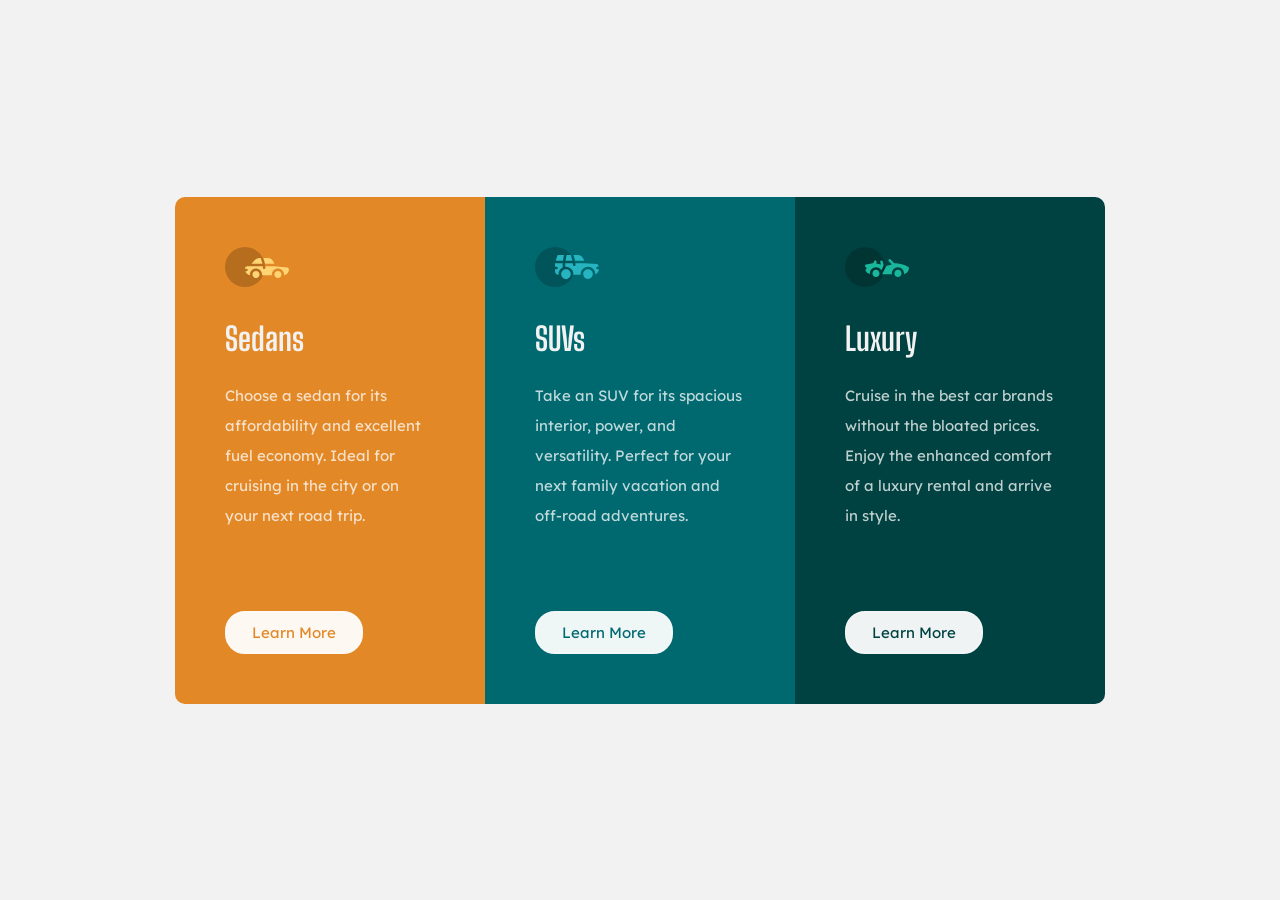
<file: 3 Column Preview Card/index.html>
<!DOCTYPE html>
<html lang="en">
    <head>
        <meta charset="UTF-8" />
        <meta name="viewport" content="width=device-width, initial-scale=1.0" />
        <!-- displays site properly based on user's device -->

        <link
            rel="icon"
            type="image/png"
            sizes="32x32"
            href="./images/favicon-32x32.png"
        />
        <link rel="stylesheet" href="style.css">

        <title>Frontend Mentor | 3-column preview card component</title>
    </head>
    <body>
        <div class="main">
            <div class="card" id="sedan">
                <img src="images/icon-sedans.svg" alt="icon-sedans">
                <h1>Sedans</h1>
                <p>
                    Choose a sedan for its affordability and excellent fuel economy. Ideal for cruising in the city 
                    or on your next road trip.
                </p>
                <button>Learn More</button>
            </div>

            <div class="card" id="suv">
                <img src="images/icon-suvs.svg" alt="icon-suvs">
                <h1>SUVs</h1>
                <p>
                    Take an SUV for its spacious interior, power, and versatility. Perfect for your next family vacation 
                    and off-road adventures.
                </p>
                <button>Learn More</button>
            </div>

            <div class="card" id="luxary">
                <img src="images/icon-luxury.svg" alt="icon-luxury">
                <h1>Luxury</h1>
                <p>
                    Cruise in the best car brands without the bloated prices. Enjoy the enhanced comfort of a luxury 
                    rental and arrive in style.
                </p>
                <button>Learn More</button>
            </div>
        </div>
    </body>
</html>
</file>
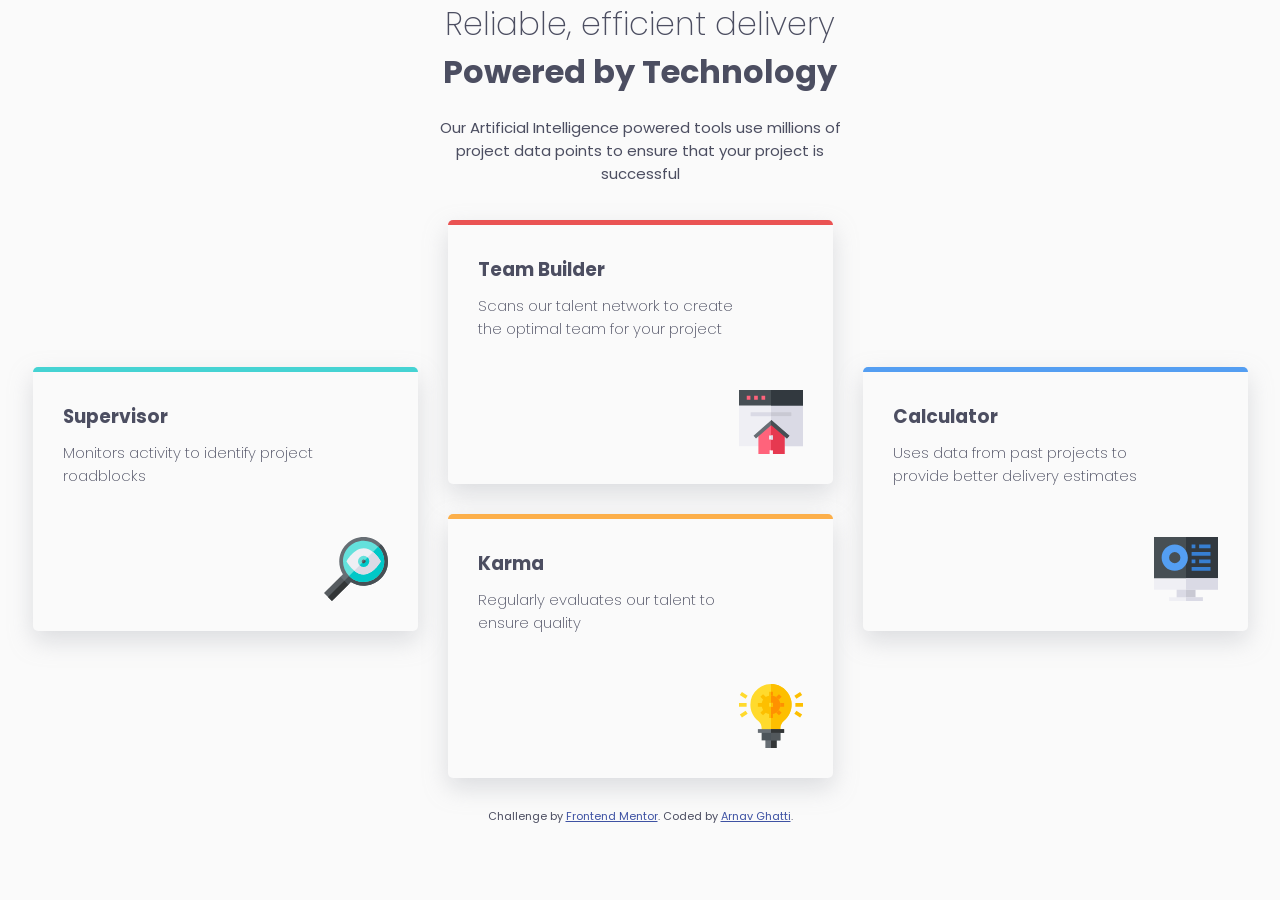
<file: 4 Card Feature Section/index.html>
<!DOCTYPE html>
<html lang="en">

<head>
    <meta charset="UTF-8">
    <meta name="viewport" content="width=device-width, initial-scale=1.0">

    <link rel="icon" type="image/png" sizes="32x32" href="./images/favicon-32x32.png">
    <link rel="stylesheet" href="./style.css">

    <title>Frontend Mentor | Four card feature section</title>
</head>

<body>

    <div class="content">
        <h1 class="title">Reliable, efficient delivery</h1>
        <h1>Powered by Technology</h1>

        <p class="desc">Our Artificial Intelligence powered tools use millions of project data points to ensure that your project is successful</p>

        <div class="all-cards">
            <div class="card">
                <div class="color cyan"></div>
                <h3>Supervisor</h3>
                <p>Monitors activity to identify project roadblocks</p>
                <img src="./images/icon-supervisor.svg" alt="">
            </div>

            <div class="together">
                <div class="card">
                    <div class="color red"></div>
                    <h3>Team Builder</h3>
                    <p>Scans our talent network to create the optimal team for your project</p>
                    <img src="./images/icon-team-builder.svg" alt="">
                </div>

                <div class="card">
                    <div class="color orange"></div>
                    <h3>Karma</h3>
                    <p>Regularly evaluates our talent to ensure quality</p>
                    <img src="./images/icon-karma.svg" alt="">
                </div>
            </div>

            <div class="card">
                <div class="color blue"></div>
                <h3>Calculator</h3>
                <p>Uses data from past projects to provide better delivery estimates</p>
                <img src="./images/icon-calculator.svg" alt="">
            </div>
        </div>
    </div>

    <footer>
        <p class="attribution">
            Challenge by <a href="https://www.frontendmentor.io?ref=challenge" target="_blank">Frontend Mentor</a>.
            Coded by <a href="https://www.frontendmentor.io/profile/Arnav-Ghatti">Arnav Ghatti</a>.
        </p>
    </footer>
</body>

</html>
</file>
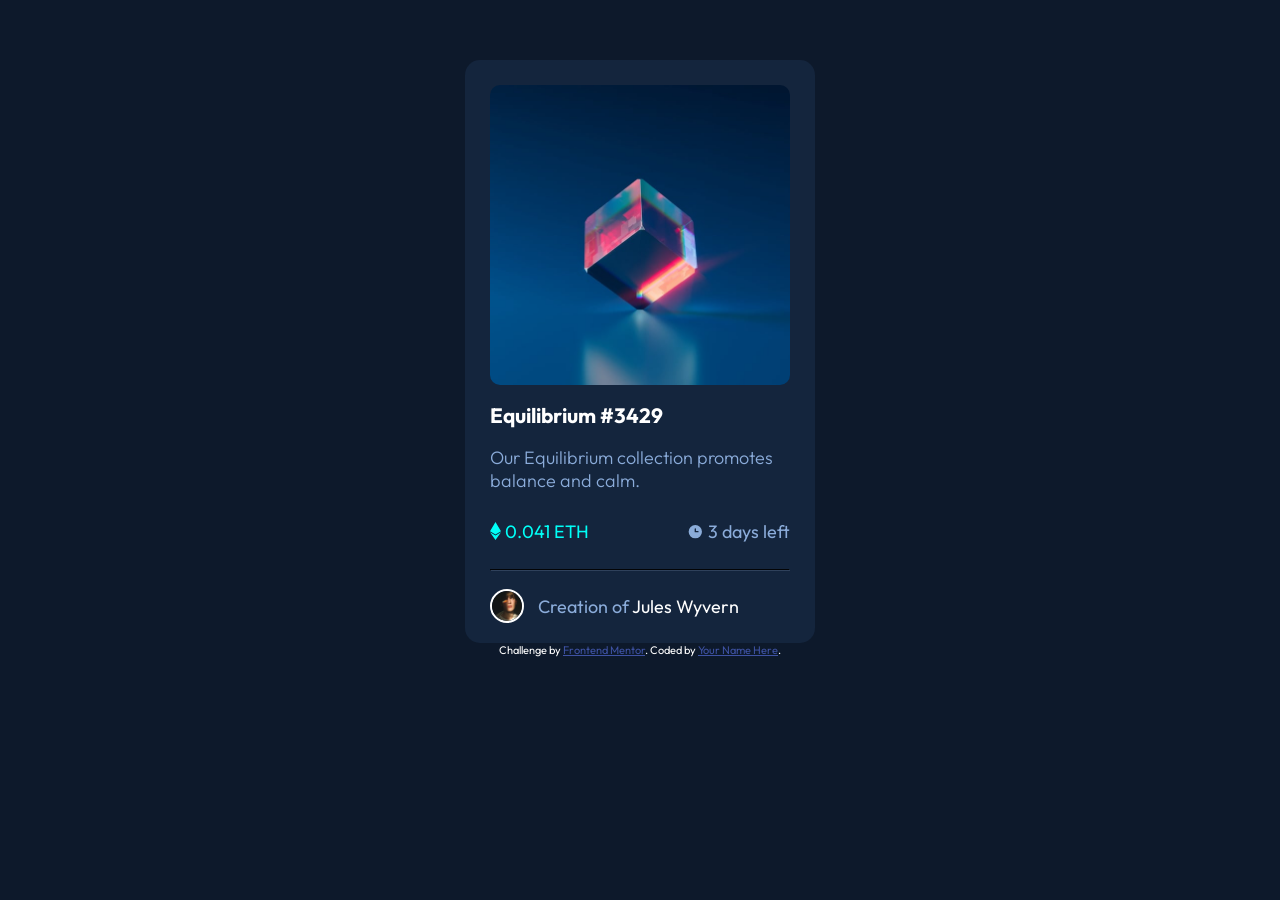
<file: NFT Preview Card/index.html>
<!DOCTYPE html>
<html lang="en">

<head>
    <meta charset="UTF-8">
    <meta name="viewport" content="width=device-width, initial-scale=1.0">

    <link rel="icon" type="image/png" sizes="32x32" href="./images/favicon-32x32.png">

    <title>Frontend Mentor | NFT preview card component</title>

    <link rel="stylesheet" href="./style.css">
</head>

<body>

    <div class="card">
        <div class="img">
            <img src="./images/image-equilibrium.jpg" alt="nft-img" class="product-img">
            <div class="eye-img">
                <img src="./images/icon-view.svg" alt="view" class="eye">
            </div>
        </div>
        <h2>Equilibrium #3429</h2>
        <p class="desc">Our Equilibrium collection promotes balance and calm.</p>
        <div class="stats">
            <p class="cost">
                <img src="./images/icon-ethereum.svg" alt="eth">
                0.041 ETH</p>
            <p class="time-left">
                <img src="./images/icon-clock.svg" alt="clock">
                3 days left
            </p>
        </div>

        <hr>

        <p class="creator">
            <img src="./images/image-avatar.png" alt="avatar" class="avatar-img">
            <span class="special-text">Creation of</span> Jules Wyvern
        </p>
    </div>

    <div class="attribution">
        Challenge by <a href="https://www.frontendmentor.io?ref=challenge" target="_blank">Frontend Mentor</a>.
        Coded by <a href="#">Your Name Here</a>.
    </div>
</body>

</html>
</file>
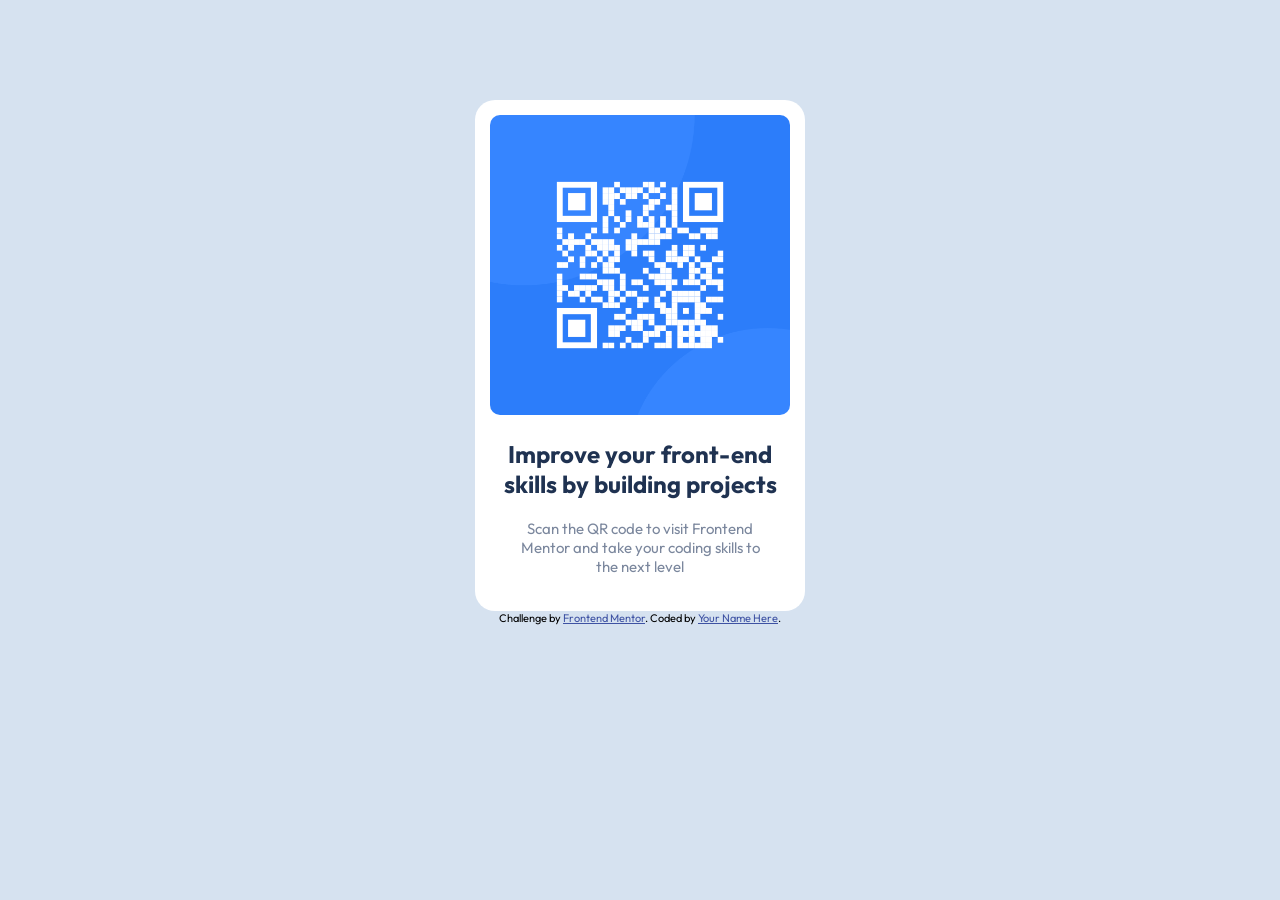
<file: QR Code/index.html>
<!DOCTYPE html>
<html lang="en">

<head>
    <meta charset="UTF-8">
    <meta name="viewport" content="width=device-width, initial-scale=1.0">
    <!-- displays site properly based on user's device -->

    <link rel="icon" type="image/png" sizes="32x32" href="./images/favicon-32x32.png">
    <link rel="stylesheet" href="./style.css">

    <title>Frontend Mentor | QR code component</title>

</head>

<body>

    <div class="card">
        <img src="./images/image-qr-code.png" alt="QR Code">

        <h2>Improve your front-end skills by building projects</h2>
        <p>Scan the QR code to visit Frontend Mentor and take your coding skills to the next level</p>
    </div>

    <div class="attribution">
        Challenge by <a href="https://www.frontendmentor.io?ref=challenge" target="_blank">Frontend Mentor</a>.
        Coded by <a href="#">Your Name Here</a>.
    </div>
</body>

</html>
</file>
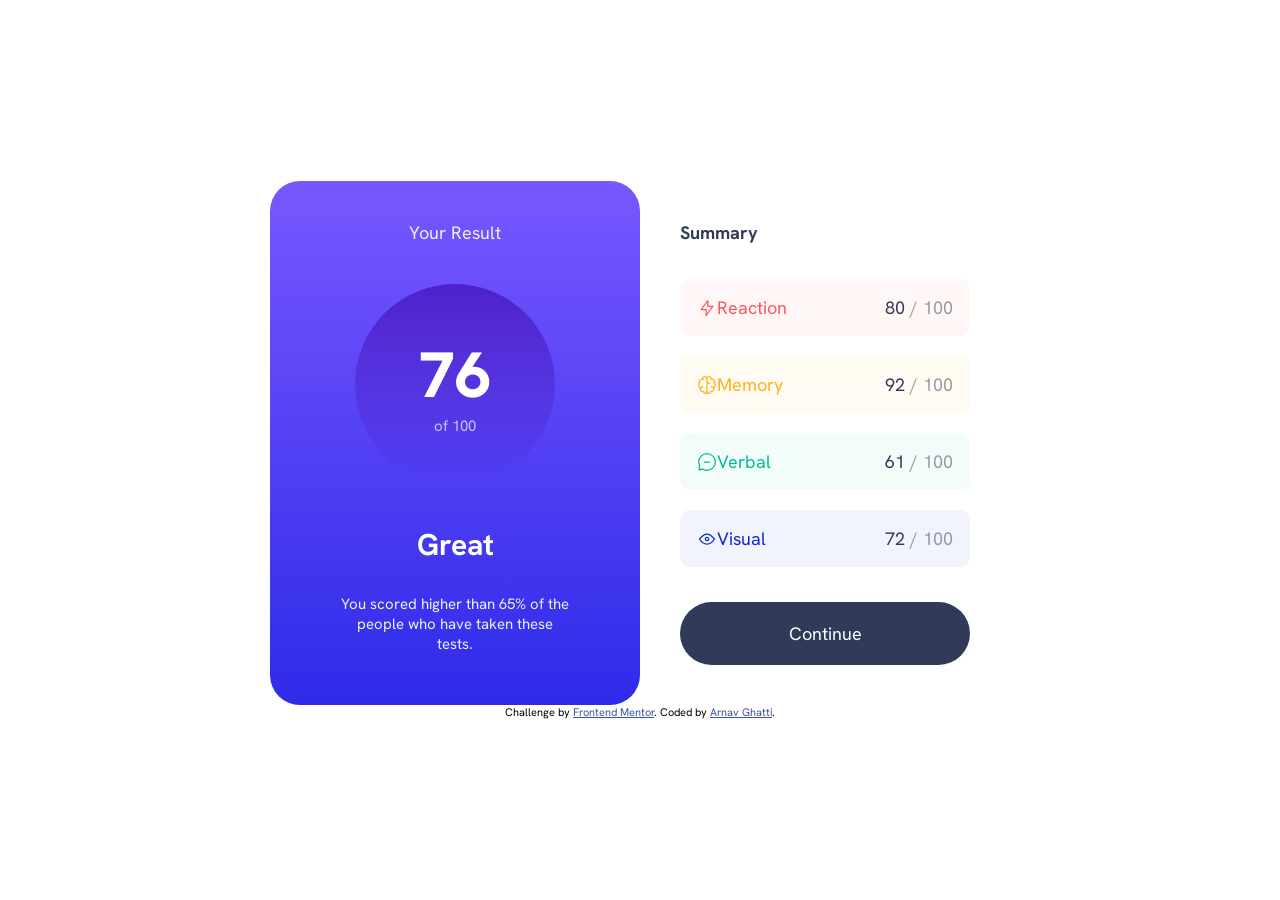
<file: Results Summary/index.html>
<!DOCTYPE html>
<html lang="en">
    <head>
        <meta charset="UTF-8" />
        <meta name="viewport" content="width=device-width, initial-scale=1.0" />
        <!-- displays site properly based on user's device -->

        <link
            rel="icon"
            type="image/png"
            sizes="32x32"
            href="./assets/images/favicon-32x32.png"
        />

        <title>Frontend Mentor | Results summary component</title>

        <link rel="stylesheet" href="./styles.css" />
    </head>

    <body>
        <div class="wrapper">
            <div class="indi-content" id="left-content">
                <p>Your Result</p>
                <div class="circle">
                    <h1>76</h1>
                    <p>of 100</p>
                </div>
                <h1>Great</h1>
                <p class="remark">
                    You scored higher than 65% of the people who have taken
                    these tests.
                </p>
            </div>

            <div class="indi-content" id="right-content">
                <p class="title">Summary</p>

                <div class="stats">
                    <p class="stat" id="red">
                        <span class="thing"><img src="./assets/images/icon-reaction.svg" alt=""> Reaction</span> <span class="score"><span class="bold">80</span> / 100</span>
                    </p>
                    <p class="stat" id="orange">
                        <span class="thing"><img src="./assets/images/icon-memory.svg" alt=""> Memory</span> <span class="score"><span class="bold">92</span> / 100</span>
                    </p>
                    <p class="stat" id="green">
                        <span class="thing"><img src="./assets/images/icon-verbal.svg" alt=""> Verbal</span> <span class="score"><span class="bold">61</span> / 100</span>
                    </p>
                    <p class="stat" id="blue">
                        <span class="thing"><img src="./assets/images/icon-visual.svg" alt=""> Visual</span> <span class="score"><span class="bold">72</span> / 100</span>
                    </p> 
                </div>
                
                <span class="button">
                    <a href="#" class="btn">Continue</a>
                </span>
            </div>
        </div>

        <div class="attribution">
            Challenge by
            <a
                href="https://www.frontendmentor.io?ref=challenge"
                target="_blank"
                >Frontend Mentor</a
            >. Coded by <a href="#">Arnav Ghatti</a>.
        </div>
    </body>
</html>
</file>
<file: 3 Column Preview Card/style.css>
@import url('https://fonts.googleapis.com/css2?family=Lexend+Deca&display=swap');
@import url('https://fonts.googleapis.com/css2?family=Big+Shoulders+Display:wght@700&display=swap');

* {
    margin: 0;
    padding: 0;
    font-family: 'Lexend Deca', sans-serif;
}
body {
    background-color: hsl(0, 0%, 95%);
    display: flex;
    justify-content: center;
    align-items: center;
    min-height: 100vh;
    background-attachment: fixed;
}
.attribution {
    font-size: 11px;
    text-align: center;
}
.attribution a {
    color: #3e52a3;
}

.main {
    display: flex;
    justify-content: center;
    align-items: center;
    position: relative;
    width: 1050px;
    flex-wrap: wrap;
}
.card {
    width: 210px;
    line-height: 2;
    display: inline-block;
    position: relative;
    min-width: 15%;
    padding: 50px;
}
p {
    color: #ffffffbf;
    font-size: 15px;
}
h1 {
    font-family: "Big Shoulders Display", cursive;
    color: #f2f2f2;
    margin: 10px 0;
}
#sedan {
    background-color: #e38826;
    border-top-left-radius: 10px;
    border-bottom-left-radius: 10px;
}
#suv {
    background-color: #006970;
}
#luxary {
    background-color: #004241;
    border-top-right-radius: 10px;
    border-bottom-right-radius: 10px;
}
button {
    position: relative;
    padding: 10px 25px;
    margin-top: 80px;
    font-size: 15px;
    border-radius: 20px;
    mix-blend-mode: screen;
    border-color: #f2f2f2;
    border-style: solid;
    transition: all 0.3s;
    cursor: pointer;
}
button::before {
    position: absolute;
    padding: 10px 22px;
    top: 0;
    right: 0;
    bottom: 0;
    left: 0;
    border-radius: 20px;
    content: '';
    mix-blend-mode: color-burn;
}

button:hover {
    color: white;
    background-color: transparent;
}

@media screen and (max-width: 700px){
    #sedan {
        border-radius: 0;
        border-top-left-radius: 10px;
        border-top-right-radius: 10px;
        width: 250px;
    }
    #suv {
        width: 250px;
    }
    #luxary {
        border-radius: 0;
        border-bottom-left-radius: 10px;
        border-bottom-right-radius: 10px;
        width: 250px;
    }
}
</file>
<file: 4 Card Feature Section/style.css>
@import url('https://fonts.googleapis.com/css2?family=Poppins:wght@200;400;600&display=swap');

* {
    margin: 0;
    padding: 0;
    font-family: "Poppins", sans-serif;
    color: #4c4e61;
}

.attribution {
    font-size: 11px;
    text-align: center;
}

.attribution a {
    color: hsl(228, 45%, 44%);
}

/* Containers */
body {
    background-color: #fafafa;
    text-align: center;
    display: flex;
    flex-direction: column;
    justify-content: center;
    align-items: center;
}

.content {
    width: 100%;
}

.all-cards {
    display: flex;
    justify-content: center;
    align-items: center;
}

/* Selectors */
p {
    font-size: 15px;
}

h3 {
    margin-bottom: 10px;
}

.card p {
    font-weight: 200;
    width: 87%;
}

.card img {
    float: right;
    margin-top: 50px;
}

/* Classes */
.title {
    font-weight: 200;
}

.desc {
    font-weight: 400;
    width: 35%;
    margin: 20px auto;
}

.card {
    width: 325px;
    text-align: left;
    background-color: #fafafa;
    margin: 15px;
    padding: 30px;
    border-radius: 5px;
    margin-bottom: 30px;
    box-shadow: 0px 10px 25px rgba(163, 165, 174, 0.35);
}

.card::after {
    content: "";
    clear: both;
    display: table;
}

.color {
    position: relative;
    top: -30px;
    left: -30px;
    height: 5px;
    width: 385px;
    border-top-left-radius: 5px;
    border-top-right-radius: 5px;
}

.red {
    background-color: #ea5353;
}
.cyan {
    background-color: #45d3d3;
}
.orange {
    background-color: #fcaf4a;
}
.blue {
    background-color: #549ef2;
}

/* Mobile */
@media (max-width: 1230px) {
    /* Containers */
    .content {
        margin-top: 25px;
    }

    .all-cards {
        display: inline-block
    }
}

@media (max-width: 880px) {
    .desc {
        width: 65%;
        margin-bottom: 50px;
    }
}
</file>
<file: NFT Preview Card/style.css>
@import url('https://fonts.googleapis.com/css2?family=Outfit:wght@300;400;600&display=swap');

* {
    font-family: "Outfit", sans-serif;
    color: white;
}

.attribution {
    font-size: 11px;
    text-align: center;
}

.attribution a {
    color: hsl(228, 45%, 44%);
}

/* Body */
body {
    background-color: #0d192b;
    text-align: center;
}

hr {
    border-color: #2f415b;
}

.card {
    background-color: #14253d;
    width: 300px;
    padding: 25px;
    border-radius: 15px;
    text-align: left;
    margin: 0 auto;
    margin-top: 60px;
}

h2 {
    color: white;
    font-size: 1.3rem;
}

h2:hover {
    color: #00fff7;
    cursor: pointer;
}

p {
    font-size: 18px;
    display: inline;
}

.img {
    position: relative;
    width: 100%;
}
.img:hover .eye-img{
    opacity: 1;
}

.product-img {
    width: 100%;
    border-radius: 10px;
    position: relative;
    display: block;
}

.eye-img {
    border-radius: 10px;
    opacity: 0;
    position: absolute;
    top: 0;
    left: 0;
    width: 100%;
    height: 100%;
    background: rgba(0, 255, 247, 0.5);
    display: flex;
    flex-direction: column;
    align-items: center;
    justify-content: center;
}

.avatar-img {
    width: 30px;
    border-radius: 100%;
    border: 2px solid white;
}

.stats {
    display: flex;
    justify-content: space-between;
    margin-top: 10px;
}

.cost {
    color: #00fff7;
    display: inline;
}

.cost img {
    position: relative;
    top: 2.5px;
}

.time-left {
    display: inline;
    color: #8bacda;
}

.time-left img {
    position: relative;
    top: 2.5px;
}

.creator img {
    position: relative;
    top: 10px;
    margin-right: 10px;
}
.creator:hover {
    color: #00fff7;
    cursor: pointer;
}

.special-text {
    color: #8bacda;
}

.desc {
    color: #8bacda;
    font-weight: 300;
}
</file>
<file: QR Code/style.css>
@import url('https://fonts.googleapis.com/css2?family=Outfit:wght@400;700&display=swap');

* {
    font-family: "Outfit", sans-serif;
}

/* Attribution */

.attribution {
    font-size: 11px;
    text-align: center;
}

.attribution a {
    color: hsl(228, 45%, 44%);
}

img {
    width: 100%;
    border-radius: 10px;
}

.card {
    background-color: #ffffff;
    text-align: center;
    width: 300px;
    margin: 0 auto;
    border-radius: 20px;
    padding: 15px;
    margin-top: 100px;
    box-shadow: 0px 0px 20 10px #7b879d;
}

body {
    background-color: #d6e2f0;
    padding:  0;
}

h2 {
    color: #1f3251;
    font-weight: 700;
}

p {
    color: #7b879d;
    font-size: 15px;
    width: 85%;
    margin: 0px auto;
    margin-bottom: 20px;
}
</file>
<file: Results Summary/styles.css>
@import url('https://fonts.googleapis.com/css2?family=Hanken+Grotesk:wght@500;700;800&display=swap');

* {
    margin: 0;
    padding: 0;
    box-sizing: border-box;
    font-family: 'Hanken Grotesk', sans-serif;
}

body {
    height: 100vh;
    margin: 0 auto;
    display: flex;
    flex-direction: column;
    justify-content: center;
    align-items: center; 
}

.attribution {
    font-size: 11px;
    text-align: center;
}

.attribution a {
    color: hsl(228, 45%, 44%);
}

.wrapper {
    display: flex;
    font-size: 18px;
}

.indi-content {
    width: 370px;
    padding: 40px;
}

#left-content {
    background-image: linear-gradient(#7857ff, #2e2be9);
    color: #ebf1ff;
    text-align: center;
    border-radius: 30px;
}

#left-content p.remark {
    margin: 30px auto 0;
    width: 80%;
    font-size: 15px;
}

.circle {
    width: 200px;
    padding: 49px 0;
    margin: 40px auto;
    background-image: linear-gradient(#4e21ca, #2421ca00);
    border-radius: 100%;
    font-size: 15px;
    color: #c8c7ff;
}

.circle h1 {
    font-size: 4rem;
    font-weight: 800;
}

h1 {
    color: white;
    font-size: 30px;
    font-weight: 700;
}

/* Right Content */
#right-content {
    text-align: center;
}

.title {
    color: #303b5a;
    font-weight: 700;
    text-align: left;
}

.stats {
    margin: 35px 0;
}

.stat {
    margin-bottom: 20px;
    padding: 17px;
    border-radius: 10px;
    display: flex;
    justify-content: space-between;
    width: 100%;
}

.thing {
    display: flex;
    align-items: center;
}

.score {
    color: #303b5a80;
}

.bold {
    color: #303b5a;
    display: inline;
}

#red {
    background-color: #ff57570d;
    color: #ff5757;
}

#orange {
    background-color: #ffb01f0d;
    color: #ffb01f;
}

#green {
    background-color: #00bd910d;
    color: hsl(166, 100%, 37%);
}

#blue {
    background-color: #1125d40d;
    color: hsl(234, 85%, 45%);
}

.button {
    display: flex;
    width: 100%;
}

.btn {
    color: white;
    background-color: #303b5a;
    text-decoration: none;
    padding: 20px 0;
    border-radius: 50px;
    width: 100%;
}
</file>
